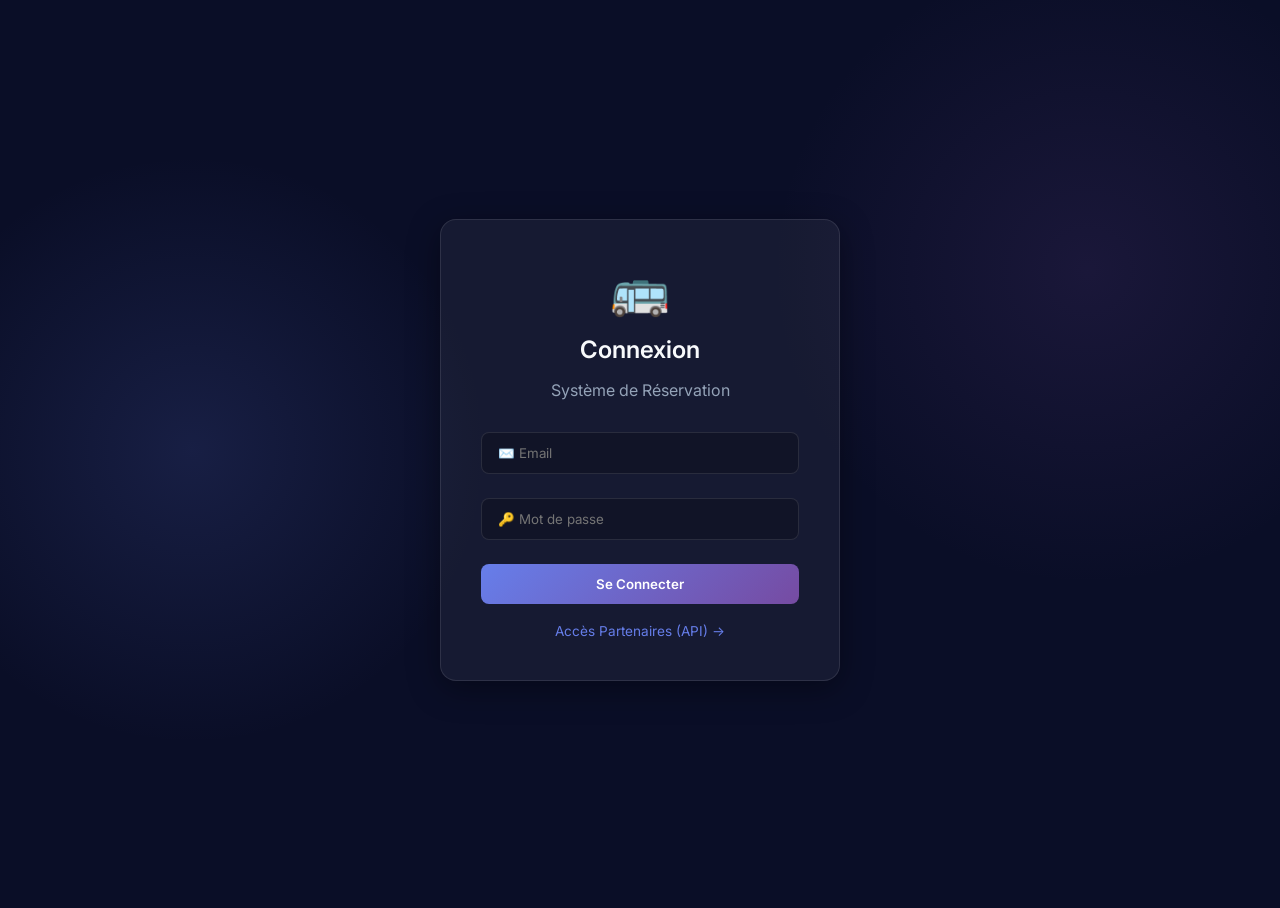
<file: frontend/index.html>
<!DOCTYPE html>
<html lang="fr">
<head>
    <meta charset="UTF-8">
    <meta name="viewport" content="width=device-width, initial-scale=1.0">
    <title>Login - Transport Reservation</title>
    <link rel="stylesheet" href="css/style.css">
</head>
<body>
    <div id="loader" class="loader-overlay">
        <div class="spinner"></div>
    </div>

    <div class="login-container fade-in">
        <div class="glass-panel login-card">
            <div class="login-logo">🚌</div>
            <h2>Connexion</h2>
            <p style="color: var(--text-muted); margin-bottom: 2rem;">Système de Réservation</p>
            
            <form id="login-form">
                <div class="form-group">
                    <input type="email" id="email" class="form-control" placeholder="✉️ Email" required>
                </div>
                <div class="form-group">
                    <input type="password" id="password" class="form-control" placeholder="🔑 Mot de passe" required>
                </div>
                <div id="login-error" style="margin-bottom: 1rem; font-size: 0.9rem;"></div>
                <button type="submit" class="btn btn-primary" style="width: 100%;">Se Connecter</button>
            </form>
            
            
            <div style="margin-top: 1rem;">
                <a href="third-party.html" style="font-size: 0.85rem;">Accès Partenaires (API) &rarr;</a>
            </div>
        </div>
    </div>

    <script src="js/api.js"></script>
    <script src="js/app.js"></script>
</body>
</html>
</file>
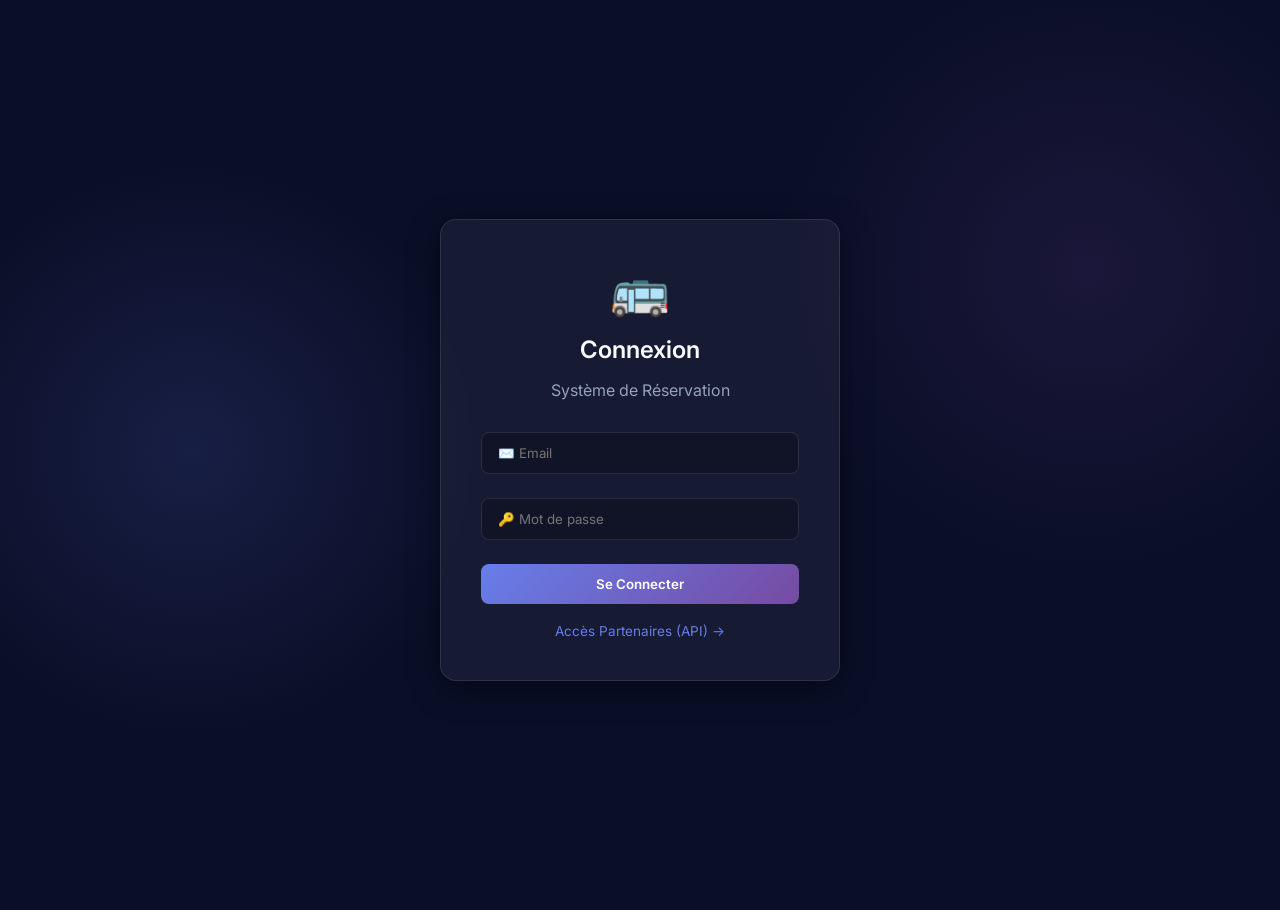
<file: frontend/dashboard.html>
<!DOCTYPE html>
<html lang="fr">
<head>
    <meta charset="UTF-8">
    <meta name="viewport" content="width=device-width, initial-scale=1.0">
    <title>Dashboard - Transport Reservation</title>
    <link rel="stylesheet" href="css/style.css">
</head>
<body>
    <div id="loader" class="loader-overlay">
        <div class="spinner"></div>
    </div>

    <nav class="glass-panel navbar">
        <div class="nav-brand">🚌 Transport API</div>
        <ul class="nav-links">
            <li><a href="dashboard.html" class="active">📊 Dashboard</a></li>
            <li><a href="trajets.html">🛣️ Trajets</a></li>
            <li><a href="reservations.html">🎫 Réservations</a></li>
        </ul>
        <div class="user-info">
            <span id="user-email">Loading...</span>
            <button id="logout-btn" class="btn btn-sm btn-secondary">Déconnexion</button>
        </div>
    </nav>

    <div class="container fade-in">
        <h2 style="margin-bottom: 2rem;">Vue d'ensemble</h2>
        
        <div class="stats-grid" id="dashboard-stats">
            <div class="glass-panel stat-card">
                <div class="stat-icon" style="color: #3b82f6;">🎫</div>
                <div class="stat-details">
                    <p>Total Réservations</p>
                    <h3 id="stat-total">-</h3>
                </div>
            </div>
            <div class="glass-panel stat-card">
                <div class="stat-icon" style="color: var(--success);">✅</div>
                <div class="stat-details">
                    <p>Confirmées</p>
                    <h3 id="stat-confirmed">-</h3>
                </div>
            </div>
            <div class="glass-panel stat-card">
                <div class="stat-icon" style="color: var(--danger);">❌</div>
                <div class="stat-details">
                    <p>Annulées</p>
                    <h3 id="stat-cancelled">-</h3>
                </div>
            </div>
        </div>

        <div class="glass-panel" style="padding: 1.5rem;">
            <h3>Dernières Réservations</h3>
            <div class="table-container">
                <table>
                    <thead>
                        <tr>
                            <th>ID</th>
                            <th>Trajet</th>
                            <th>Places</th>
                            <th>Statut</th>
                        </tr>
                    </thead>
                    <tbody id="recent-reservations">
                        <!-- Populated by JS -->
                    </tbody>
                </table>
            </div>
        </div>
    </div>

    <script src="js/api.js"></script>
    <script src="js/app.js"></script>
</body>
</html>
</file>
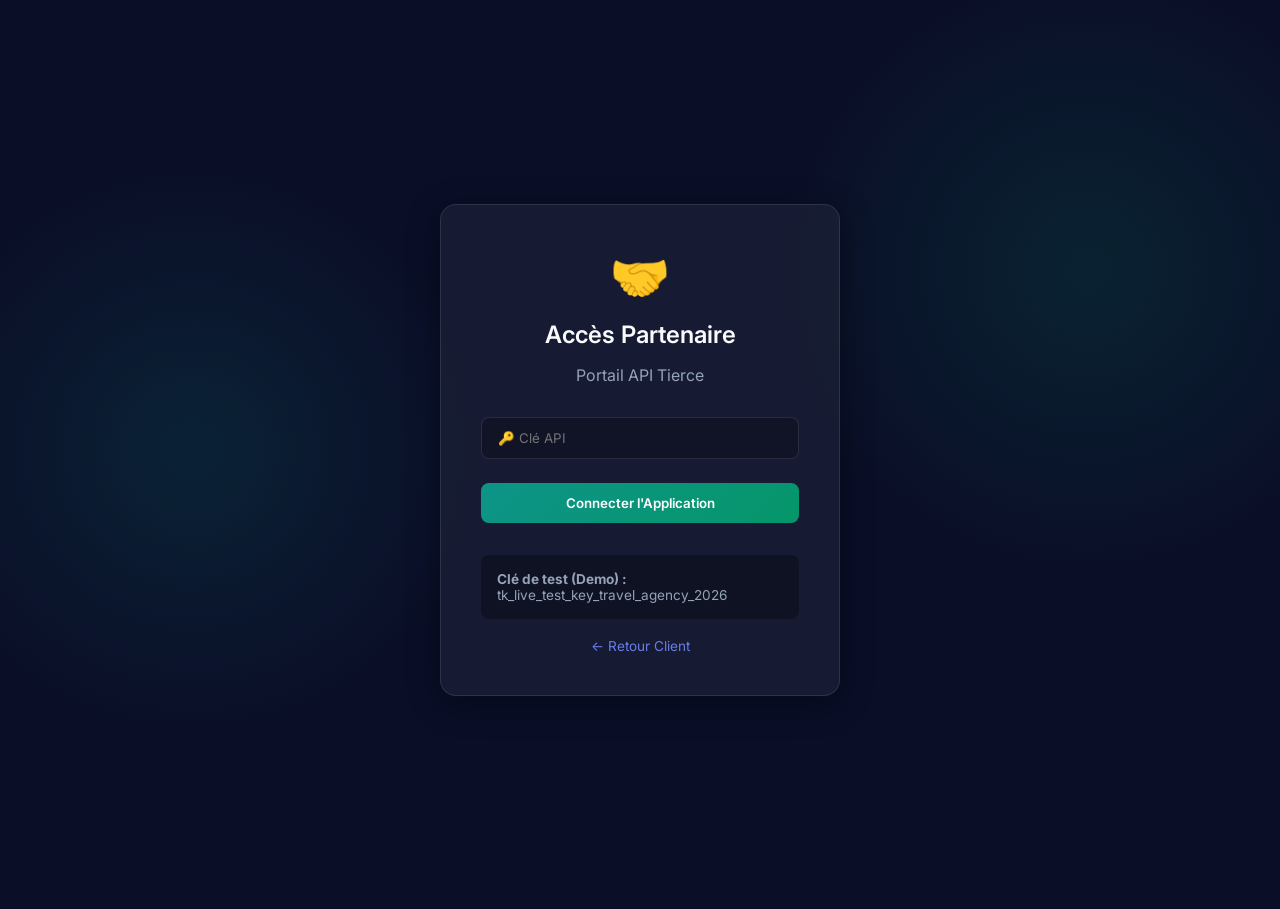
<file: frontend/third-party.html>
<!DOCTYPE html>
<html lang="fr">
<head>
    <meta charset="UTF-8">
    <meta name="viewport" content="width=device-width, initial-scale=1.0">
    <title>Partenaires API - Transport Reservation</title>
    <link rel="stylesheet" href="css/style.css">
</head>
<body class="third-party-theme">
    <div id="loader" class="loader-overlay">
        <div class="spinner"></div>
    </div>

    <!-- Login Section -->
    <div id="login-section" class="login-container fade-in hidden">
        <div class="glass-panel login-card">
            <div class="login-logo">🤝</div>
            <h2>Accès Partenaire</h2>
            <p style="color: var(--text-muted); margin-bottom: 2rem;">Portail API Tierce</p>
            
            <form id="api-login-form">
                <div class="form-group">
                    <input type="text" id="api_key" class="form-control" placeholder="🔑 Clé API" required>
                </div>
                <div id="login-error" style="margin-bottom: 1rem; font-size: 0.9rem;"></div>
                <button type="submit" class="btn btn-primary" style="width: 100%;">Connecter l'Application</button>
            </form>
            
            <div class="demo-creds">
                <strong>Clé de test (Demo) :</strong><br>
                tk_live_test_key_travel_agency_2026
            </div>
            
            <div style="margin-top: 1rem;">
                <a href="index.html" style="font-size: 0.85rem;">&larr; Retour Client</a>
            </div>
        </div>
    </div>

    <!-- Dashboard Section -->
    <div id="dashboard-section" class="hidden" style="display:none;">
        <nav class="glass-panel navbar">
            <div class="nav-brand">🤝 Portail Partenaire (API)</div>
            <div class="user-info">
                <label style="display: flex; align-items: center; gap: 0.5rem; cursor: pointer;">
                    <input type="checkbox" id="auto-refresh-toggle"> Auto-refresh webhooks
                </label>
                <button id="logout-btn" class="btn btn-sm btn-secondary">Déconnecter App</button>
            </div>
        </nav>

        <div class="container fade-in">
            <h2 style="margin-bottom: 2rem;">Vue d'ensemble Partenaire</h2>
            
            <div class="stats-grid">
                <div class="glass-panel stat-card">
                    <div class="stat-icon" style="color: #3b82f6;">🎫</div>
                    <div class="stat-details">
                        <p>Total Réservations (App)</p>
                        <h3 id="stat-total">-</h3>
                    </div>
                </div>
                <div class="glass-panel stat-card">
                    <div class="stat-icon" style="color: var(--success);">✅</div>
                    <div class="stat-details">
                        <p>Confirmées</p>
                        <h3 id="stat-confirmed">-</h3>
                    </div>
                </div>
                <div class="glass-panel stat-card">
                    <div class="stat-icon" style="color: var(--danger);">❌</div>
                    <div class="stat-details">
                        <p>Annulées</p>
                        <h3 id="stat-cancelled">-</h3>
                    </div>
                </div>
            </div>

            <div style="display: grid; grid-template-columns: 1fr 1fr; gap: 2rem;">
                <div class="glass-panel" style="padding: 1.5rem;">
                    <h3>Réservations de l'application</h3>
                    <div class="table-container">
                        <table id="reservations-table">
                            <thead>
                                <tr>
                                    <th>ID</th>
                                    <th>Trajet</th>
                                    <th>Places</th>
                                    <th>Statut</th>
                                    <th>Date</th>
                                </tr>
                            </thead>
                            <tbody></tbody>
                        </table>
                    </div>
                </div>

                <div class="glass-panel" style="padding: 1.5rem;">
                    <h3>Logs Webhook</h3>
                    <div class="table-container">
                        <table id="webhooks-table">
                            <thead>
                                <tr>
                                    <th>Événement</th>
                                    <th>Statut</th>
                                    <th>Date</th>
                                    <th>Payload (Preview)</th>
                                </tr>
                            </thead>
                            <tbody></tbody>
                        </table>
                    </div>
                </div>
            </div>
        </div>
    </div>

    <script src="js/api.js"></script>
    <script src="js/third-party.js"></script>
</body>
</html>
</file>
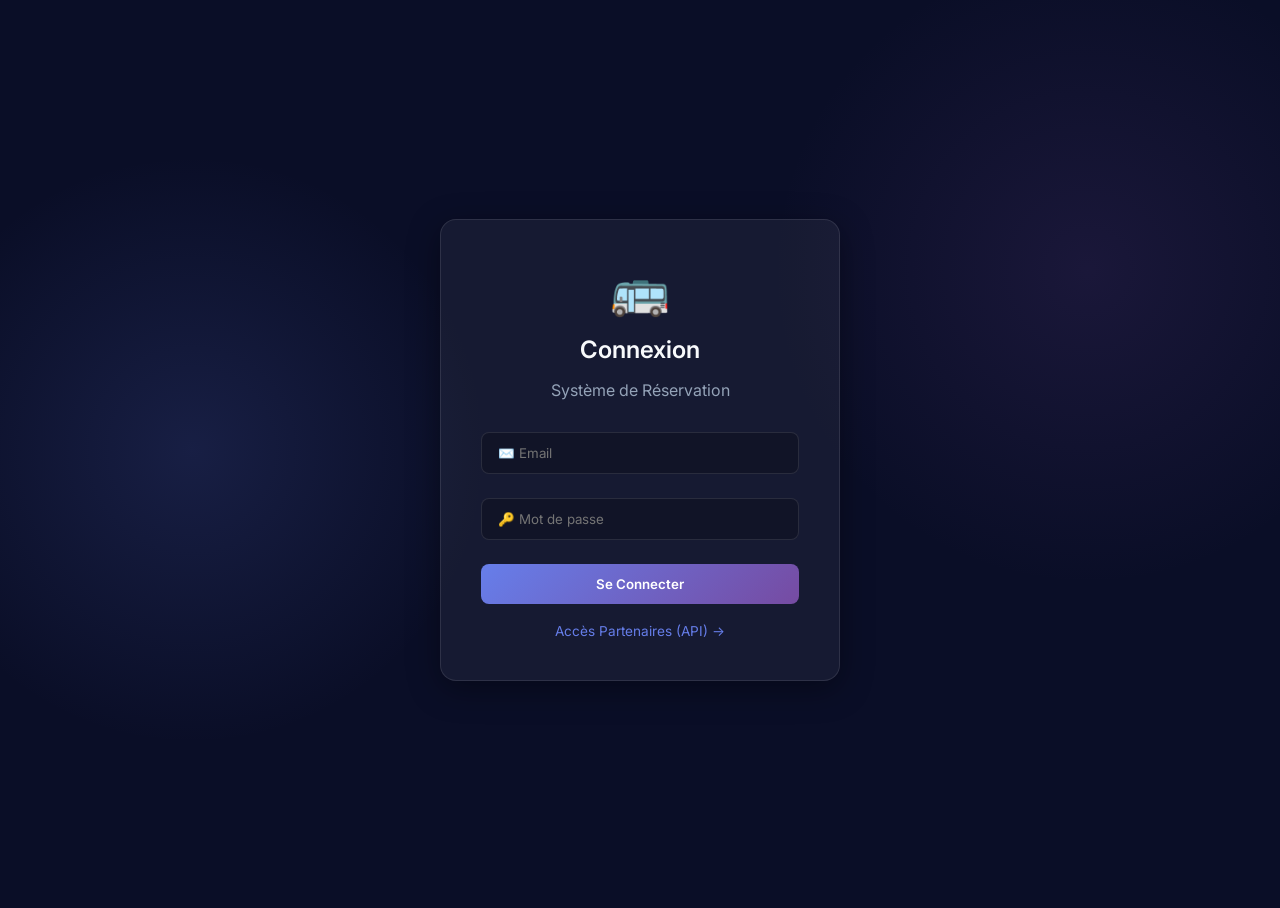
<file: frontend/trajets.html>
<!DOCTYPE html>
<html lang="fr">
<head>
    <meta charset="UTF-8">
    <meta name="viewport" content="width=device-width, initial-scale=1.0">
    <title>Trajets - Transport Reservation</title>
    <link rel="stylesheet" href="css/style.css">
</head>
<body>
    <div id="loader" class="loader-overlay">
        <div class="spinner"></div>
    </div>

    <nav class="glass-panel navbar">
        <div class="nav-brand">🚌 Transport API</div>
        <ul class="nav-links">
            <li><a href="dashboard.html">📊 Dashboard</a></li>
            <li><a href="trajets.html" class="active">🛣️ Trajets</a></li>
            <li><a href="reservations.html">🎫 Réservations</a></li>
        </ul>
        <div class="user-info">
            <span id="user-email">Loading...</span>
            <button id="logout-btn" class="btn btn-sm btn-secondary">Déconnexion</button>
        </div>
    </nav>

    <div class="container fade-in">
        <h2>Recherche de Trajets</h2>
        
        <form id="search-form" class="glass-panel filter-bar">
            <div class="form-group">
                <label class="form-label">Départ</label>
                <input type="text" id="search-depart" class="form-control" placeholder="Ville de départ">
            </div>
            <div class="form-group">
                <label class="form-label">Destination</label>
                <input type="text" id="search-dest" class="form-control" placeholder="Ville d'arrivée">
            </div>
            <div class="form-group">
                <label class="form-label">Date</label>
                <input type="date" id="search-date" class="form-control">
            </div>
            <button type="submit" class="btn btn-primary" style="height: fit-content;">🔍 Rechercher</button>
        </form>

        <div class="glass-panel table-container">
            <table id="trajets-table">
                <thead>
                    <tr>
                        <th>Départ</th>
                        <th>Destination</th>
                        <th>Date</th>
                        <th>Heure départ</th>
                        <th>Heure arrivée</th>
                        <th>Capacité</th>
                        <th>Dispo</th>
                        <th>Action</th>
                    </tr>
                </thead>
                <tbody>
                    <!-- Populated by JS -->
                </tbody>
            </table>
        </div>
    </div>

    <!-- Modal Réserver -->
    <div id="reserve-modal" class="modal-overlay">
        <div class="glass-panel modal-content">
            <div class="modal-header">
                <h3>Réserver un trajet</h3>
                <button class="close-modal" id="close-modal">&times;</button>
            </div>
            <p id="modal-title" style="margin-bottom: 1rem; color: var(--text-muted);"></p>
            <div class="form-group">
                <label class="form-label">Nombre de places</label>
                <input type="number" id="seats-input" class="form-control" min="1" value="1">
            </div>
            <div class="modal-footer">
                <button class="btn btn-secondary" id="cancel-reserve">Annuler</button>
                <button class="btn btn-primary" id="confirm-reserve">Confirmer</button>
            </div>
        </div>
    </div>

    <script src="js/api.js"></script>
    <script src="js/app.js"></script>
</body>
</html>
</file>
<file: frontend/css/style.css>
/* Import Google Font */
@import url('https://fonts.googleapis.com/css2?family=Inter:wght@300;400;500;600;700&display=swap');

:root {
    --bg-dark: #0a0e27;
    --glass-bg: rgba(255, 255, 255, 0.05);
    --glass-border: rgba(255, 255, 255, 0.1);
    --glass-shadow: 0 8px 32px 0 rgba(0, 0, 0, 0.37);
    --primary-gradient: linear-gradient(135deg, #667eea 0%, #764ba2 100%);
    --primary-gradient-hover: linear-gradient(135deg, #764ba2 0%, #667eea 100%);
    --text-main: #f8fafc;
    --text-muted: #94a3b8;
    --success: #10b981;
    --warning: #f59e0b;
    --danger: #ef4444;
    --input-bg: rgba(0, 0, 0, 0.2);
}

/* Base Styles */
* {
    margin: 0;
    padding: 0;
    box-sizing: border-box;
    font-family: 'Inter', sans-serif;
}

body {
    background-color: var(--bg-dark);
    background-image: radial-gradient(circle at 15% 50%, rgba(102, 126, 234, 0.15), transparent 25%),
                      radial-gradient(circle at 85% 30%, rgba(118, 75, 162, 0.15), transparent 25%);
    background-attachment: fixed;
    color: var(--text-main);
    min-height: 100vh;
    display: flex;
    flex-direction: column;
}

/* Typography */
h1, h2, h3, h4 { font-weight: 600; margin-bottom: 1rem; }
a { color: #667eea; text-decoration: none; transition: all 0.3s ease; }
a:hover { color: #764ba2; }

/* Glassmorphism Classes */
.glass-panel {
    background: var(--glass-bg);
    backdrop-filter: blur(12px);
    -webkit-backdrop-filter: blur(12px);
    border: 1px solid var(--glass-border);
    border-radius: 16px;
    box-shadow: var(--glass-shadow);
}

/* Layout */
.container { max-width: 1200px; margin: 0 auto; padding: 2rem; width: 100%; flex-grow:1; }

/* Navigation */
.navbar {
    display: flex;
    justify-content: space-between;
    align-items: center;
    padding: 1rem 2rem;
    margin-bottom: 2rem;
    position: sticky;
    top: 0;
    z-index: 100;
}
.nav-brand { font-size: 1.5rem; font-weight: 700; display: flex; align-items: center; gap: 0.5rem; }
.nav-links { display: flex; gap: 1.5rem; list-style: none; }
.nav-links a { color: var(--text-muted); font-weight: 500; padding: 0.5rem 1rem; border-radius: 8px; }
.nav-links a:hover, .nav-links a.active { color: var(--text-main); background: rgba(255,255,255,0.1); }
.user-info { display: flex; align-items: center; gap: 1rem; font-size: 0.9rem; color: var(--text-muted); }

/* Buttons */
.btn {
    padding: 0.75rem 1.5rem;
    border: none;
    border-radius: 8px;
    font-weight: 600;
    cursor: pointer;
    transition: all 0.3s ease;
    display: inline-flex;
    align-items: center;
    justify-content: center;
    gap: 0.5rem;
    color: white;
}
.btn-primary { background: var(--primary-gradient); }
.btn-primary:hover { background: var(--primary-gradient-hover); transform: translateY(-2px); box-shadow: 0 4px 15px rgba(102, 126, 234, 0.4); }
.btn-secondary { background: var(--glass-bg); border: 1px solid var(--glass-border); color: white;}
.btn-secondary:hover { background: rgba(255,255,255,0.1); }
.btn-danger { background: rgba(239, 68, 68, 0.2); color: var(--danger); border: 1px solid rgba(239, 68, 68, 0.5); }
.btn-danger:hover { background: var(--danger); color: white; }
.btn-sm { padding: 0.4rem 0.8rem; font-size: 0.875rem; }

/* Forms */
.form-group { margin-bottom: 1.5rem; text-align: left;}
.form-label { display: block; margin-bottom: 0.5rem; font-size: 0.9rem; color: var(--text-muted); }
.form-control {
    width: 100%;
    padding: 0.75rem 1rem;
    background: var(--input-bg);
    border: 1px solid var(--glass-border);
    border-radius: 8px;
    color: var(--text-main);
    transition: all 0.3s ease;
}
.form-control:focus { outline: none; border-color: #667eea; box-shadow: 0 0 0 2px rgba(102, 126, 234, 0.25); }

/* Login Page Specific */
.login-container { display: flex; justify-content: center; align-items: center; min-height: 100vh; flex-direction:column;}
.login-card { width: 100%; max-width: 400px; padding: 2.5rem; text-align: center; }
.login-logo { font-size: 3rem; margin-bottom: 1rem; }
.demo-creds { margin-top: 2rem; padding: 1rem; background: rgba(0,0,0,0.3); border-radius: 8px; font-size: 0.85rem; color: var(--text-muted); text-align: left;}

/* Stats Cards */
.stats-grid { display: grid; grid-template-columns: repeat(auto-fit, minmax(240px, 1fr)); gap: 1.5rem; margin-bottom: 2rem; }
.stat-card { padding: 1.5rem; display: flex; align-items: center; gap: 1rem; transition: transform 0.3s ease; }
.stat-card:hover { transform: translateY(-5px); }
.stat-icon { font-size: 2.5rem; width: 60px; height: 60px; display:flex; align-items:center; justify-content:center; background: rgba(255,255,255,0.05); border-radius: 12px; }
.stat-details h3 { font-size: 1.8rem; margin: 0; }
.stat-details p { color: var(--text-muted); margin: 0; font-size: 0.9rem; }

/* Tables */
.table-container { overflow-x: auto; width: 100%; border-radius: 12px; }
table { width: 100%; border-collapse: collapse; text-align: left; }
th, td { padding: 1rem; border-bottom: 1px solid var(--glass-border); }
th { background: rgba(0,0,0,0.2); font-weight: 600; color: var(--text-muted); text-transform: uppercase; font-size: 0.8rem; letter-spacing: 0.05em; }
tbody tr { transition: background 0.2s ease; }
tbody tr:hover { background: rgba(255,255,255,0.05); }

/* Badges */
.badge { padding: 0.25rem 0.75rem; border-radius: 999px; font-size: 0.75rem; font-weight: 600; text-transform: uppercase; }
.badge-confirmée { background: rgba(16, 185, 129, 0.2); color: var(--success); border: 1px solid rgba(16,185,129,0.5); }
.badge-en_attente { background: rgba(245, 158, 11, 0.2); color: var(--warning); border: 1px solid rgba(245,158,11,0.5); }
.badge-annulée { background: rgba(239, 68, 68, 0.2); color: var(--danger); border: 1px solid rgba(239,68,68,0.5); }
.badge-success { background: rgba(16, 185, 129, 0.2); color: var(--success); border: 1px solid rgba(16,185,129,0.5); }
.badge-failed { background: rgba(239, 68, 68, 0.2); color: var(--danger); border: 1px solid rgba(239,68,68,0.5); }

/* Modals */
.modal-overlay {
    position: fixed; top: 0; left: 0; right: 0; bottom: 0;
    background: rgba(0,0,0,0.7); backdrop-filter: blur(5px);
    display: flex; justify-content: center; align-items: center;
    z-index: 1000; opacity: 0; visibility: hidden; transition: all 0.3s ease;
}
.modal-overlay.active { opacity: 1; visibility: visible; }
.modal-content {
    width: 100%; max-width: 500px; padding: 2rem;
    transform: translateY(20px); transition: all 0.3s ease;
}
.modal-overlay.active .modal-content { transform: translateY(0); }
.modal-header { display: flex; justify-content: space-between; align-items: center; margin-bottom: 1.5rem; }
.close-modal { background: none; border: none; color: var(--text-muted); font-size: 1.5rem; cursor: pointer; }
.close-modal:hover { color: var(--text-main); }
.modal-footer { display: flex; justify-content: flex-end; gap: 1rem; margin-top: 1.5rem; }

/* Filters / Search Bar */
.filter-bar { display: flex; gap: 1rem; margin-bottom: 2rem; padding: 1.5rem; flex-wrap: wrap; align-items: flex-end; }
.filter-bar .form-group { margin-bottom: 0; flex: 1; min-width: 150px; }

/* Toast Notifications */
.toast-container { position: fixed; bottom: 2rem; right: 2rem; z-index: 9999; display: flex; flex-direction: column; gap: 1rem; }
.toast {
    padding: 1rem 1.5rem; border-radius: 8px; color: white; display: flex; align-items: center; gap: 0.75rem;
    animation: slideUp 0.3s ease forwards;
    box-shadow: 0 4px 12px rgba(0,0,0,0.15);
}
.toast.success { background: var(--success); }
.toast.error { background: var(--danger); }
.toast.info { background: #3b82f6; }
@keyframes slideUp { from { transform: translateY(100%); opacity: 0; } to { transform: translateY(0); opacity: 1; } }

/* Loading Spinner */
.loader-overlay {
    position: fixed; top: 0; left: 0; right: 0; bottom: 0;
    background: var(--bg-dark); z-index: 9999;
    display: flex; justify-content: center; align-items: center; flex-direction: column; gap: 1rem;
    transition: opacity 0.5s ease;
}
.loader-overlay.hidden { opacity: 0; pointer-events: none; }
.spinner {
    width: 50px; height: 50px;
    border: 3px solid rgba(255,255,255,0.1); border-radius: 50%;
    border-top-color: #667eea;
    animation: spin 1s ease-in-out infinite;
}
@keyframes spin { to { transform: rotate(360deg); } }

/* Third Party Theme override */
body.third-party-theme {
    --primary-gradient: linear-gradient(135deg, #0d9488 0%, #059669 100%);
    --primary-gradient-hover: linear-gradient(135deg, #059669 0%, #0d9488 100%);
    background-image: radial-gradient(circle at 15% 50%, rgba(13, 148, 136, 0.15), transparent 25%),
                      radial-gradient(circle at 85% 30%, rgba(5, 150, 105, 0.15), transparent 25%);
}

/* Animations */
.fade-in { animation: fadeIn 0.5s ease forwards; }
@keyframes fadeIn { from { opacity: 0; transform: translateY(10px); } to { opacity: 1; transform: translateY(0); } }

/* Pagination */
.pagination { display: flex; gap: 0.5rem; justify-content: center; margin-top: 1.5rem; }
.pagination .btn { padding: 0.4rem 0.8rem; }

/* Responsive */
@media (max-width: 768px) {
    .navbar { flex-direction: column; gap: 1rem; }
    .filter-bar { flex-direction: column; align-items: stretch; }
    .stats-grid { grid-template-columns: 1fr; }
}
</file>
